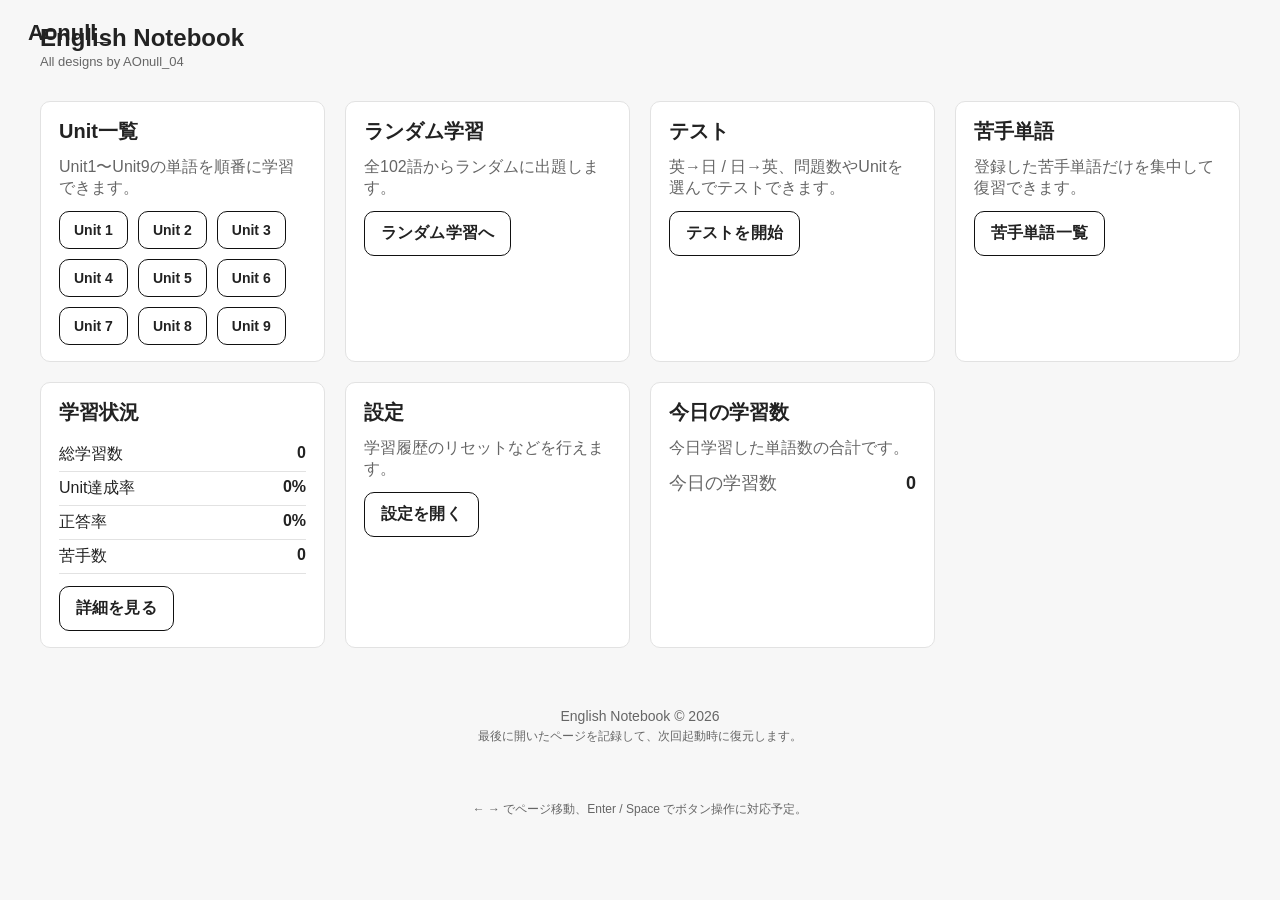
<file: index.html>
<!DOCTYPE html>
<html lang="ja">
<head>
  <meta charset="UTF-8">
  <title>English Notebook</title>
  <meta name="viewport" content="width=device-width, initial-scale=1.0">
  <!-- メインカラーなどはCSSで管理 -->
  <link rel="stylesheet" href="style.css">
  <!-- 単語データと共通ロジック -->
  <script src="words.js" defer></script>
  <script src="app.js" defer></script>
</head>
<body>
  <a href="index.html" class="home-logo">Aonull_</a>
  <!-- 全体ラッパー -->
  <div class="app-shell">
    <!-- ヘッダー -->
    <header class="app-header">
      <div class="header-left">
        <h1 class="app-title">English Notebook</h1>
        <p class="app-subtitle">All designs by AOnull_04</p>
      </div>
    </header>

    <!-- メインコンテンツ -->
    <main class="app-main">
      <!-- ナビゲーションカード群 -->
      <section class="grid-section">
        <!-- Unit一覧 -->
        <article class="card">
          <header class="card-header">
            <h2 class="card-title">Unit一覧</h2>
          </header>
          <div class="card-body">
            <p class="card-text">Unit1〜Unit9の単語を順番に学習できます。</p>
            <div class="unit-list" id="unitList">
              <!-- JSでUnitボタンを生成 -->
            </div>
          </div>
        </article>

        <!-- ランダム学習 -->
        <article class="card">
          <header class="card-header">
            <h2 class="card-title">ランダム学習</h2>
          </header>
          <div class="card-body">
            <p class="card-text">全102語からランダムに出題します。</p>
            <a href="random.html" class="primary-button">ランダム学習へ</a>
          </div>
        </article>

        <!-- テスト -->
        <article class="card">
          <header class="card-header">
            <h2 class="card-title">テスト</h2>
          </header>
          <div class="card-body">
            <p class="card-text">英→日 / 日→英、問題数やUnitを選んでテストできます。</p>
            <a href="test.html" class="primary-button">テストを開始</a>
          </div>
        </article>

        <!-- 苦手単語 -->
        <article class="card">
          <header class="card-header">
            <h2 class="card-title">苦手単語</h2>
          </header>
          <div class="card-body">
            <p class="card-text">登録した苦手単語だけを集中して復習できます。</p>
            <a href="favorites.html" class="primary-button">苦手単語一覧</a>
          </div>
        </article>

        <!-- 学習状況 -->
        <article class="card">
          <header class="card-header">
            <h2 class="card-title">学習状況</h2>
          </header>
          <div class="card-body">
            <ul class="stats-list">
              <li><span>総学習数</span><strong id="statTotalLearned">0</strong></li>
              <li><span>Unit達成率</span><strong id="statUnitRate">0%</strong></li>
              <li><span>正答率</span><strong id="statAccuracy">0%</strong></li>
              <li><span>苦手数</span><strong id="statFavorites">0</strong></li>
            </ul>
            <a href="progress.html" class="secondary-button">詳細を見る</a>
          </div>
        </article>

        <!-- 設定 -->
        <article class="card">
          <header class="card-header">
            <h2 class="card-title">設定</h2>
          </header>
          <div class="card-body">
            <p class="card-text">学習履歴のリセットなどを行えます。</p>
            <a href="settings.html" class="secondary-button">設定を開く</a>
          </div>
        </article>

        <!-- 今日の学習数 -->
        <article class="card">
          <header class="card-header">
            <h2 class="card-title">今日の学習数</h2>
          </header>
          <div class="card-body">
            <p class="card-text">今日学習した単語数の合計です。</p>
            <div class="today-count">
              <span class="today-label">今日の学習数</span>
              <strong id="todayLearnedCount">0</strong>
            </div>
          </div>
        </article>
      </section>
    </main>

    <!-- フッター -->
    <footer class="app-footer">
      <p class="footer-text">
        English Notebook &copy; <span id="footerYear"></span>
      </p>
      <p class="footer-text-small">
        最後に開いたページを記録して、次回起動時に復元します。
      </p>
    </footer>
  </div>

  <!-- キーボード操作用の説明（視覚的には控えめ） -->
  <div class="keyboard-hint" aria-hidden="true">
    ← → でページ移動、Enter / Space でボタン操作に対応予定。
  </div>
</body>
</html>
</file>
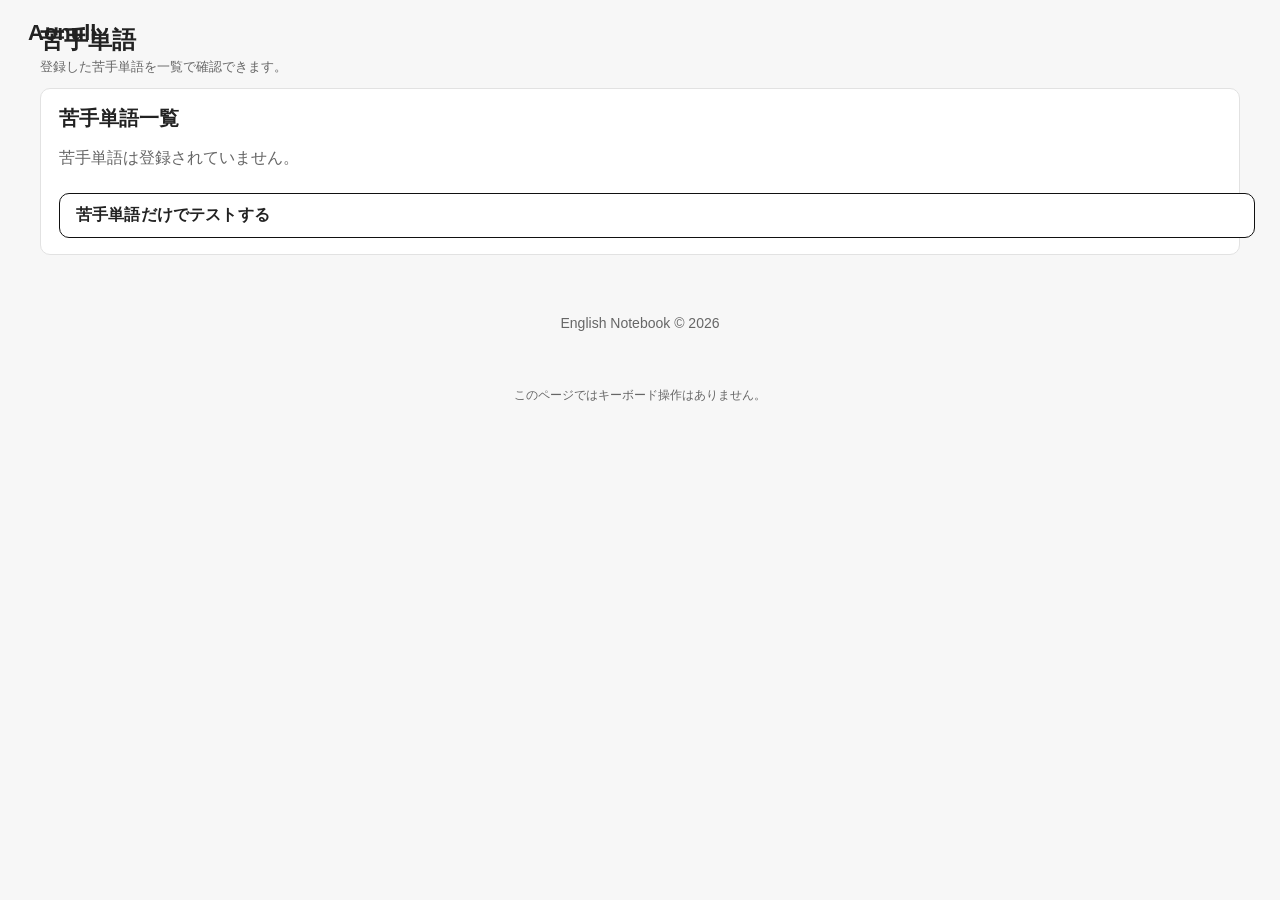
<file: favorites.html>
<!DOCTYPE html>
<html lang="ja">
<head>
  <meta charset="UTF-8">
  <title>苦手単語 | English Notebook</title>
  <meta name="viewport" content="width=device-width, initial-scale=1.0">

  <!-- CSS -->
  <link rel="stylesheet" href="style.css">

  <!-- JS -->
  <script src="words.js" defer></script>
  <script src="app.js" defer></script>
  <script src="favorites.js" defer></script>
</head>

<body>
  <a href="index.html" class="home-logo">Aonull_</a>
  <div class="app-shell">

    <!-- ヘッダー -->
    <header class="app-header">
      <div class="header-left">
        <h1 class="app-title">苦手単語</h1>
        <p class="app-subtitle">登録した苦手単語を一覧で確認できます。</p>
      </div>
    </header>

    <!-- メイン -->
    <main class="app-main">

      <!-- 苦手単語一覧 -->
      <section class="card">
        <h2 class="card-title">苦手単語一覧</h2>

        <div id="favoritesList" style="margin-top:16px;">
          <!-- JSで一覧を生成 -->
        </div>

        <div style="margin-top:24px;">
          <a href="test.html" class="primary-button" style="width:100%;">
            苦手単語だけでテストする
          </a>
        </div>
      </section>

    </main>

    <!-- フッター -->
    <footer class="app-footer">
      <p class="footer-text">
        English Notebook &copy; <span id="footerYear"></span>
      </p>
    </footer>

  </div>

  <!-- キーボードヒント -->
  <div class="keyboard-hint">
    このページではキーボード操作はありません。
  </div>

</body>
</html>
</file>
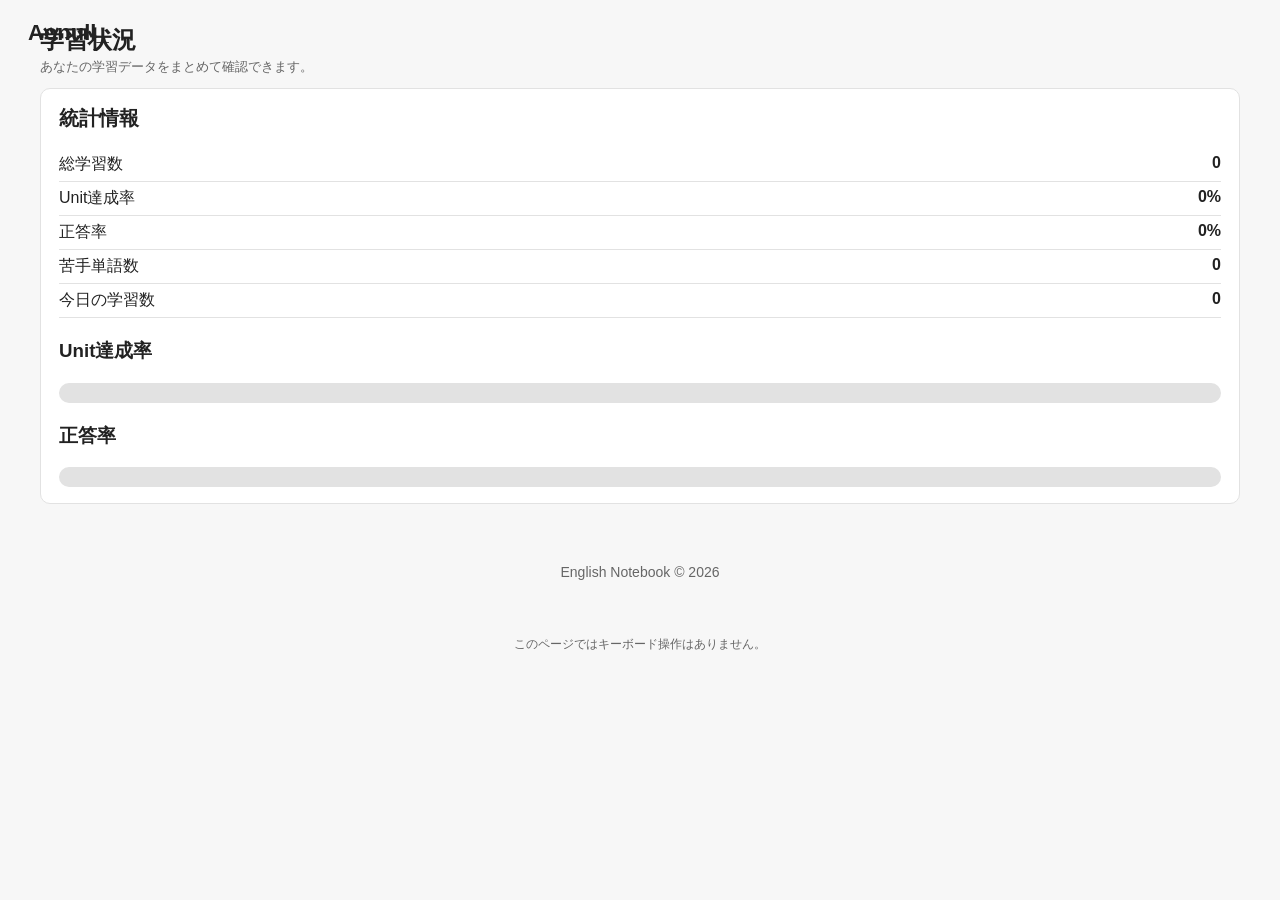
<file: progress.html>
<!DOCTYPE html>
<html lang="ja">
<head>
  <meta charset="UTF-8">
  <title>学習状況 | English Notebook</title>
  <meta name="viewport" content="width=device-width, initial-scale=1.0">

  <!-- CSS -->
  <link rel="stylesheet" href="style.css">

  <!-- JS -->
  <script src="words.js" defer></script>
  <script src="app.js" defer></script>
  <script src="progress.js" defer></script>
</head>

<body>
  <a href="index.html" class="home-logo">Aonull_</a>
  <div class="app-shell">

    <!-- ヘッダー -->
    <header class="app-header">
      <div class="header-left">
        <h1 class="app-title">学習状況</h1>
        <p class="app-subtitle">あなたの学習データをまとめて確認できます。</p>
      </div>
    </header>

    <!-- メイン -->
    <main class="app-main">

      <!-- 学習状況カード -->
      <section class="card">
        <h2 class="card-title">統計情報</h2>

        <ul class="stats-list" style="margin-top:16px;">
          <li><span>総学習数</span><strong id="statTotalLearned">0</strong></li>
          <li><span>Unit達成率</span><strong id="statUnitRate">0%</strong></li>
          <li><span>正答率</span><strong id="statAccuracy">0%</strong></li>
          <li><span>苦手単語数</span><strong id="statFavorites">0</strong></li>
          <li><span>今日の学習数</span><strong id="statDaily">0</strong></li>
        </ul>

        <!-- グラフ風 -->
        <div style="margin-top:20px;">
          <h3>Unit達成率</h3>
          <div class="progress-bar-bg" style="
            width:100%;
            height:20px;
            background:var(--border);
            border-radius:var(--radius);
            margin-top:8px;
          ">
            <div id="unitProgressBar" style="
              height:100%;
              width:0%;
              background:var(--main);
              border-radius:var(--radius);
              transition:width 0.4s ease;
            "></div>
          </div>
        </div>

        <div style="margin-top:20px;">
          <h3>正答率</h3>
          <div class="progress-bar-bg" style="
            width:100%;
            height:20px;
            background:var(--border);
            border-radius:var(--radius);
            margin-top:8px;
          ">
            <div id="accuracyProgressBar" style="
              height:100%;
              width:0%;
              background:var(--accent);
              border-radius:var(--radius);
              transition:width 0.4s ease;
            "></div>
          </div>
        </div>

      </section>

    </main>

    <!-- フッター -->
    <footer class="app-footer">
      <p class="footer-text">
        English Notebook &copy; <span id="footerYear"></span>
      </p>
    </footer>

  </div>

  <!-- キーボードヒント -->
  <div class="keyboard-hint">
    このページではキーボード操作はありません。
  </div>

</body>
</html>
</file>
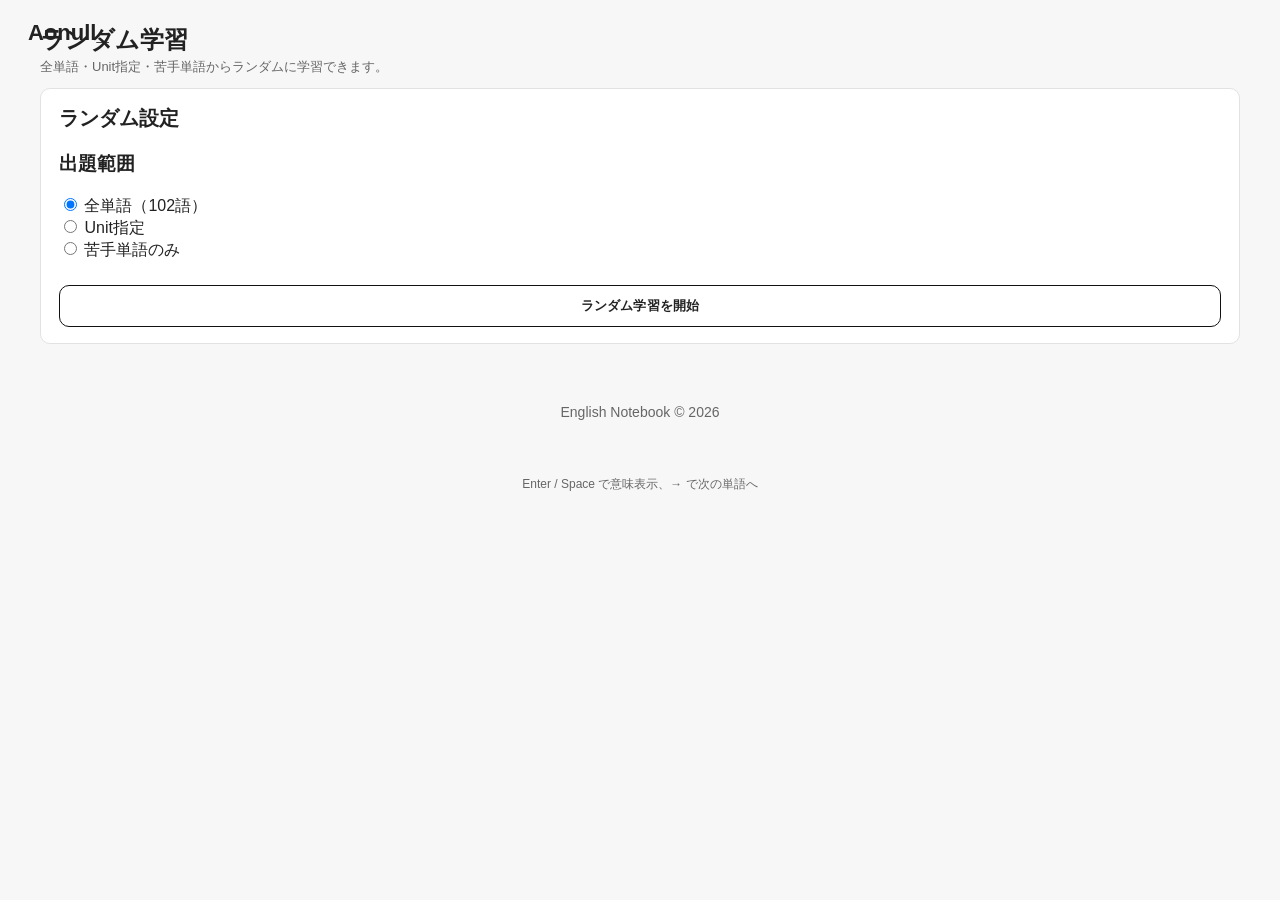
<file: random.html>
<!DOCTYPE html>
<html lang="ja">
<head>
  <meta charset="UTF-8">
  <title>ランダム学習 | English Notebook</title>
  <meta name="viewport" content="width=device-width, initial-scale=1.0">

  <!-- CSS -->
  <link rel="stylesheet" href="style.css">

  <!-- JS -->
  <script src="words.js" defer></script>
  <script src="app.js" defer></script>
  <script src="random.js" defer></script>
</head>

<body>
  <a href="index.html" class="home-logo">Aonull_</a>
  <div class="app-shell">

    <!-- ヘッダー -->
    <header class="app-header">
      <div class="header-left">
        <h1 class="app-title">ランダム学習</h1>
        <p class="app-subtitle">全単語・Unit指定・苦手単語からランダムに学習できます。</p>
      </div>
    </header>

    <!-- メイン -->
    <main class="app-main">

      <!-- 設定カード -->
      <section class="card">
        <h2 class="card-title">ランダム設定</h2>

        <!-- 出題範囲 -->
        <div style="margin-top:16px;">
          <h3>出題範囲</h3>
          <label><input type="radio" name="range" value="all" checked> 全単語（102語）</label><br>
          <label><input type="radio" name="range" value="unit"> Unit指定</label><br>
          <label><input type="radio" name="range" value="favorites"> 苦手単語のみ</label>
        </div>

        <!-- Unit選択 -->
        <div id="randomUnitSelect" style="margin-top:16px; display:none;">
          <h3>Unit選択</h3>
          <select id="unitSelect" style="padding:10px; border-radius:var(--radius); border:1px solid var(--border);">
            <option value="1">Unit 1</option>
            <option value="2">Unit 2</option>
            <option value="3">Unit 3</option>
            <option value="4">Unit 4</option>
            <option value="5">Unit 5</option>
            <option value="6">Unit 6</option>
            <option value="7">Unit 7</option>
            <option value="8">Unit 8</option>
            <option value="9">Unit 9</option>
          </select>
        </div>

        <!-- スタート -->
        <div style="margin-top:24px;">
          <button id="startRandomBtn" class="primary-button" style="width:100%;">
            ランダム学習を開始
          </button>
        </div>
      </section>

      <!-- 単語カード -->
      <section class="card" id="randomCard" style="margin-top:20px; display:none;">
        <h2 class="card-title" id="randomNumber">No.1</h2>

        <p id="randomEnglish" style="font-size:24px; margin-top:10px;">nation</p>

        <button id="showMeaningBtn" class="primary-button" style="margin-top:10px;">
          意味を表示
        </button>

        <p id="randomJapanese" style="display:none; margin-top:10px; font-size:18px;">
          国家
        </p>

        <button id="pronounceBtn" class="secondary-button" style="margin-top:10px;">
          発音する
        </button>

        <button id="nextRandomBtn" class="primary-button" style="margin-top:20px; width:100%;">
          次の単語へ
        </button>
      </section>

    </main>

    <!-- フッター -->
    <footer class="app-footer">
      <p class="footer-text">
        English Notebook &copy; <span id="footerYear"></span>
      </p>
    </footer>

  </div>

  <!-- キーボードヒント -->
  <div class="keyboard-hint">
    Enter / Space で意味表示、→ で次の単語へ
  </div>

</body>
</html>
</file>
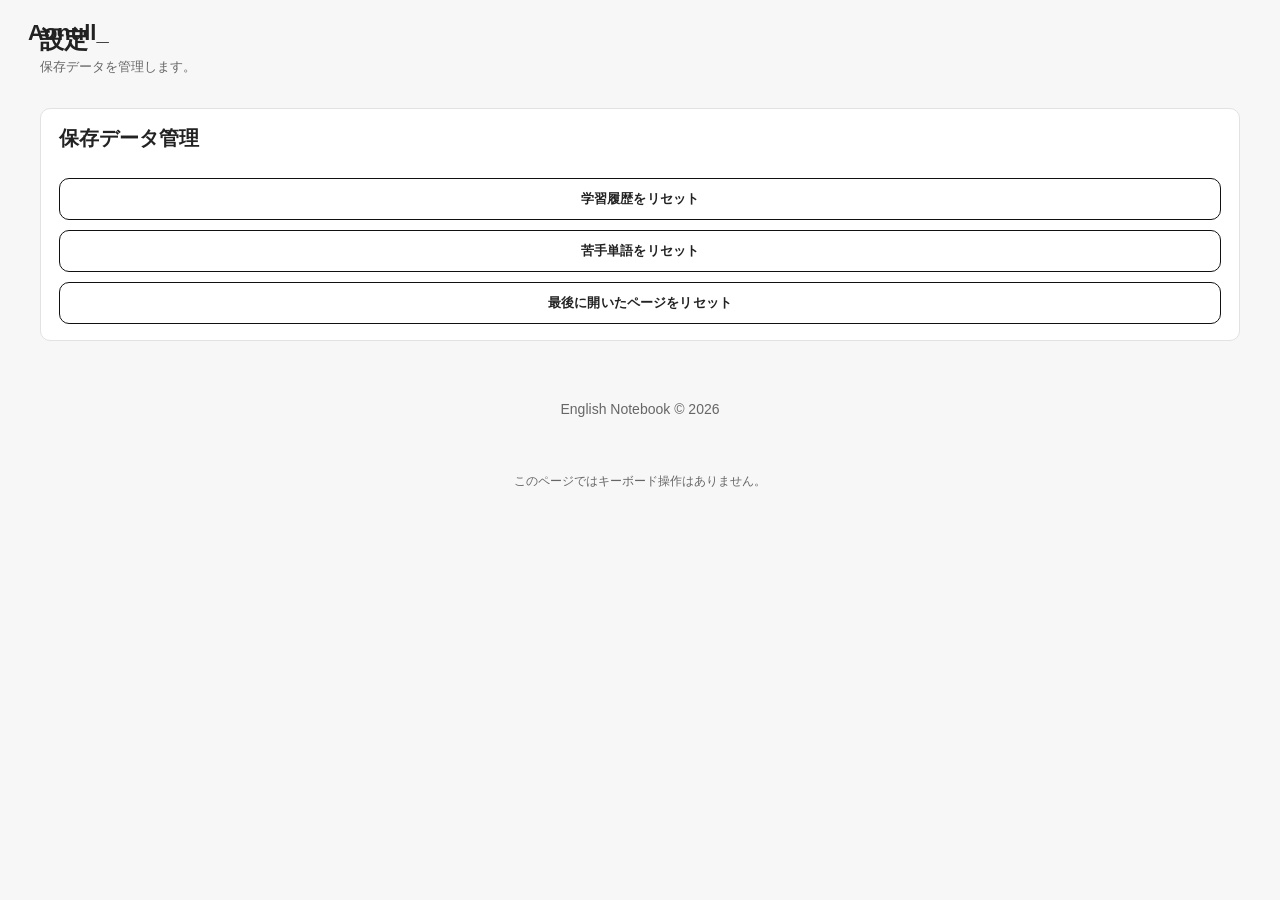
<file: settings.html>
<!DOCTYPE html>
<html lang="ja">
<head>
  <meta charset="UTF-8">
  <title>設定 | English Notebook</title>
  <meta name="viewport" content="width=device-width, initial-scale=1.0">

  <!-- CSS -->
  <link rel="stylesheet" href="style.css">

  <!-- JS -->
  <script src="words.js" defer></script>
  <script src="app.js" defer></script>
  <script src="settings.js" defer></script>
</head>

<body>
  <a href="index.html" class="home-logo">Aonull_</a>
  <div class="app-shell">

    <!-- ヘッダー -->
    <header class="app-header">
      <div class="header-left">
        <h1 class="app-title">設定</h1>
        <p class="app-subtitle">保存データを管理します。</p>
      </div>
    </header>

    <!-- メイン -->
    <main class="app-main">

      <!-- 保存データ管理 -->
      <section class="card" style="margin-top:20px;">
        <h2 class="card-title">保存データ管理</h2>

        <div style="margin-top:16px;">
          <button id="resetLearningBtn" class="secondary-button" style="width:100%; margin-top:10px;">
            学習履歴をリセット
          </button>

          <button id="resetFavoritesBtn" class="secondary-button" style="width:100%; margin-top:10px;">
            苦手単語をリセット
          </button>

          <button id="resetLastPageBtn" class="secondary-button" style="width:100%; margin-top:10px;">
            最後に開いたページをリセット
          </button>
        </div>
      </section>

    </main>

    <!-- フッター -->
    <footer class="app-footer">
      <p class="footer-text">
        English Notebook &copy; <span id="footerYear"></span>
      </p>
    </footer>

  </div>

  <!-- キーボードヒント -->
  <div class="keyboard-hint">
    このページではキーボード操作はありません。
  </div>

</body>
</html>
</file>
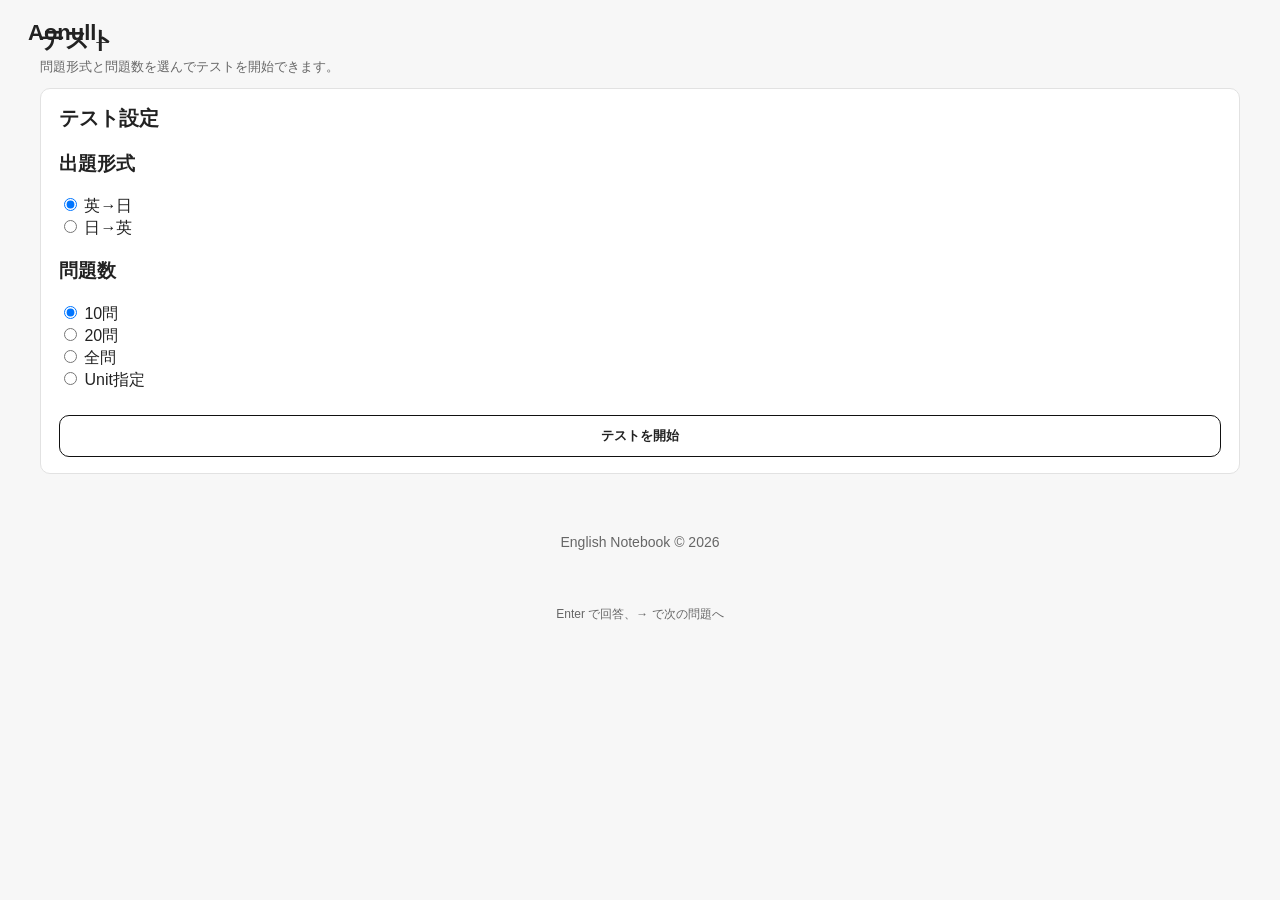
<file: test.html>
<!DOCTYPE html>
<html lang="ja">
<head>
  <meta charset="UTF-8">
  <title>テスト | English Notebook</title>
  <meta name="viewport" content="width=device-width, initial-scale=1.0">

  <!-- CSS -->
  <link rel="stylesheet" href="style.css">

  <!-- JS -->
  <script src="words.js" defer></script>
  <script src="app.js" defer></script>
  <script src="test.js" defer></script>
</head>

<body>
  <a href="index.html" class="home-logo">Aonull_</a>
  <div class="app-shell">

    <!-- ヘッダー -->
    <header class="app-header">
      <div class="header-left">
        <h1 class="app-title">テスト</h1>
        <p class="app-subtitle">問題形式と問題数を選んでテストを開始できます。</p>
      </div>
    </header>

    <!-- メイン -->
    <main class="app-main">

      <!-- テスト設定カード -->
      <section class="card">
        <h2 class="card-title">テスト設定</h2>

        <!-- 出題形式 -->
        <div class="test-section" style="margin-top: 16px;">
          <h3>出題形式</h3>
          <div class="test-options">
            <label><input type="radio" name="mode" value="en-ja" checked> 英→日</label><br>
            <label><input type="radio" name="mode" value="ja-en"> 日→英</label>
          </div>
        </div>

        <!-- 問題数 -->
        <div class="test-section" style="margin-top: 16px;">
          <h3>問題数</h3>
          <div class="test-options">
            <label><input type="radio" name="count" value="10" checked> 10問</label><br>
            <label><input type="radio" name="count" value="20"> 20問</label><br>
            <label><input type="radio" name="count" value="all"> 全問</label><br>
            <label><input type="radio" name="count" value="unit"> Unit指定</label>
          </div>
        </div>

        <!-- Unit選択 -->
        <div class="test-section" id="unitSelectSection" style="margin-top: 16px; display:none;">
          <h3>Unit選択</h3>
          <select id="unitSelect" style="padding:10px; border-radius:var(--radius); border:1px solid var(--border);">
            <option value="1">Unit 1</option>
            <option value="2">Unit 2</option>
            <option value="3">Unit 3</option>
            <option value="4">Unit 4</option>
            <option value="5">Unit 5</option>
            <option value="6">Unit 6</option>
            <option value="7">Unit 7</option>
            <option value="8">Unit 8</option>
            <option value="9">Unit 9</option>
          </select>
        </div>

        <!-- スタート -->
        <div style="margin-top: 24px;">
          <button id="startTestBtn" class="primary-button" style="width:100%;">
            テストを開始
          </button>
        </div>
      </section>

      <!-- テスト問題表示 -->
      <section class="card" id="testArea" style="margin-top:20px; display:none;">
        <h2 class="card-title">問題</h2>

        <p id="testQuestion" style="font-size:20px; margin-top:10px;"></p>

        <input id="testAnswer" type="text"
               placeholder="答えを入力してください"
               style="width:100%; padding:12px; margin-top:12px; border-radius:var(--radius); border:1px solid var(--border);">

        <button id="submitAnswerBtn" class="secondary-button" style="margin-top:16px;">
          回答する
        </button>

        <p id="testFeedback" style="margin-top:12px; color:var(--text-sub);"></p>
      </section>

      <!-- 結果表示 -->
      <section class="card" id="resultArea" style="margin-top:20px; display:none;">
        <h2 class="card-title">結果</h2>

        <p id="resultScore" style="font-size:22px; margin-top:10px;"></p>
        <p id="resultRate" style="font-size:18px; margin-top:6px;"></p>

        <h3 style="margin-top:16px;">間違えた問題</h3>
        <ul id="wrongList" style="margin-top:10px;"></ul>

        <button id="retryBtn" class="primary-button" style="margin-top:20px;">
          もう一度テストする
        </button>
      </section>

    </main>

    <!-- フッター -->
    <footer class="app-footer">
      <p class="footer-text">
        English Notebook &copy; <span id="footerYear"></span>
      </p>
    </footer>

  </div>

  <!-- キーボードヒント -->
  <div class="keyboard-hint">
    Enter で回答、→ で次の問題へ
  </div>

</body>
</html>
</file>
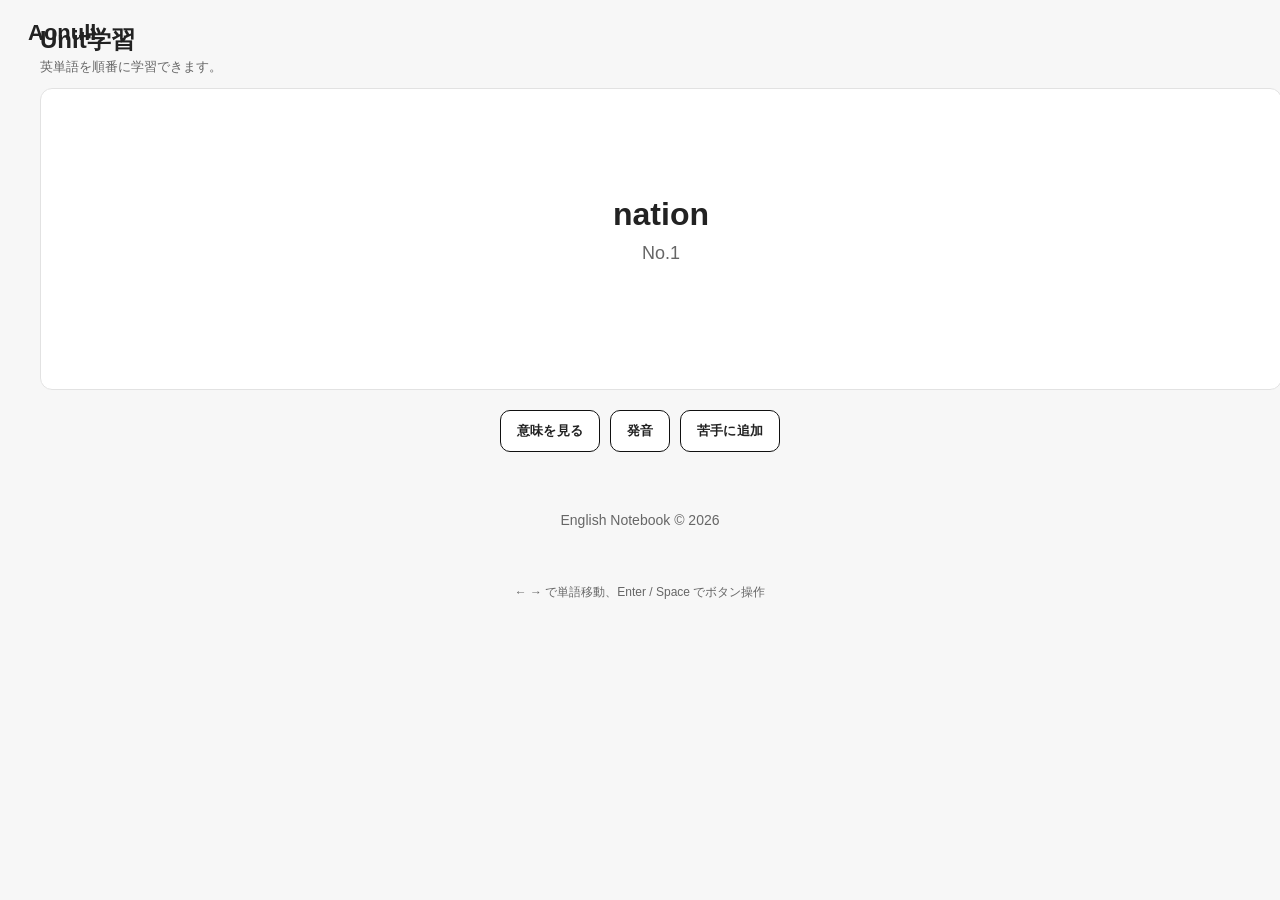
<file: unit.html>
<!DOCTYPE html>
<html lang="ja">
<head>
  <meta charset="UTF-8">
  <title>Unit | English Notebook</title>
  <meta name="viewport" content="width=device-width, initial-scale=1.0">

  <!-- CSS -->
  <link rel="stylesheet" href="style.css">

  <!-- JS -->
  <script src="words.js" defer></script>
  <script src="app.js" defer></script>
  <script src="unit.js" defer></script>
</head>

<body data-theme="light">
  <a href="index.html" class="home-logo">Aonull_</a>
  <div class="app-shell">

    <!-- ヘッダー -->
    <header class="app-header">
      <div class="header-left">
        <h1 class="app-title">Unit学習</h1>
        <p class="app-subtitle">英単語を順番に学習できます。</p>
      </div>
    </header>

    <!-- メイン -->
    <main class="app-main">

      <section class="swipe-container">
        <div id="card" class="swipe-card">
          <div class="card-front">
            <h2 id="wordEnglish">nation</h2>
            <p id="wordNumber">No.1</p>
          </div>

          <div class="card-back" id="wordJapanese">
            国家
          </div>
        </div>

        <div class="swipe-buttons">
          <button id="showMeaningBtn" class="primary-button">意味を見る</button>
          <button id="pronounceBtn" class="secondary-button">発音</button>
          <button id="favoriteBtn" class="secondary-button">苦手に追加</button>
        </div>
      </section>

    </main>

    <!-- フッター -->
    <footer class="app-footer">
      <p class="footer-text">
        English Notebook &copy; <span id="footerYear"></span>
      </p>
    </footer>

  </div>

  <!-- キーボードヒント -->
  <div class="keyboard-hint">
    ← → で単語移動、Enter / Space でボタン操作
  </div>

</body>
</html>
</file>
<file: style.css>
/* =========================================================
   English Notebook - style.css
   シンプル・質素なデザイン
   PC/スマホ対応
   ========================================================= */

:root {
  --main: #2563EB;
  --accent: #F59E0B;
  --radius: 10px;
  --transition: 0.2s ease;
  --bg: #f7f7f7;
  --card: #ffffff;
  --text: #222222;
  --text-sub: #666666;
  --border: #e2e2e2;
}

/* ------------------------------
   全体
------------------------------ */
body {
  margin: 0;
  padding: 0;
  background: var(--bg);
  color: var(--text);
  font-family: "Inter", "Noto Sans JP", sans-serif;
}

.app-shell {
  max-width: 1200px;
  margin: auto;
  padding: 16px;
}

/* ------------------------------
   ヘッダー
------------------------------ */
.app-header {
  display: flex;
  justify-content: space-between;
  align-items: center;
  padding: 8px 0 12px;
}

.app-title {
  margin: 0;
  font-size: 24px;
  font-weight: 700;
}

.app-subtitle {
  margin: 2px 0 0;
  font-size: 13px;
  color: var(--text-sub);
}


/* ------------------------------
   カードUI（Material風）
------------------------------ */
.card {
  background: var(--card);
  border-radius: var(--radius);
  padding: 16px 18px;
  border: 1px solid var(--border);
}

.card-header {
  margin-bottom: 12px;
}

.card-title {
  margin: 0;
  font-size: 20px;
  font-weight: 700;
}

.card-text {
  margin: 0 0 12px;
  color: var(--text-sub);
}

/* ------------------------------
   ボタン
------------------------------ */
.primary-button,
.secondary-button {
  display: inline-block;
  padding: 11px 16px;
  border-radius: var(--radius);
  text-decoration: none;
  font-weight: 700;
  letter-spacing: 0.01em;
  border: 1.5px solid #111111;
  background: var(--card);
  color: var(--text);
  transition: background var(--transition), color var(--transition), opacity var(--transition);
}

.primary-button:hover,
.secondary-button:hover {
  background: #f3f3f3;
  opacity: 0.95;
}

/* ------------------------------
   グリッドレイアウト
------------------------------ */
.grid-section {
  display: grid;
  grid-template-columns: repeat(auto-fit, minmax(280px, 1fr));
  gap: 20px;
  margin-top: 20px;
}

/* ------------------------------
   検索
------------------------------ */
.search-section {
  margin-top: 20px;
}

.search-box {
  position: relative;
  top: auto;
  z-index: 1;
  margin-top: 70px;
}

.search-inputs {
  display: flex;
  gap: 16px;
  flex-wrap: wrap;
}

.search-field {
  flex: 1;
  min-width: 240px;
}

.search-field input {
  width: 100%;
  padding: 12px;
  border-radius: var(--radius);
  border: 1px solid var(--border);
  background: var(--card);
  color: var(--text);
  transition: border var(--transition);
}

.search-field input:focus {
  border-color: var(--main);
  outline: none;
}

.search-results {
  margin-top: 12px;
}

/* ------------------------------
   Unit一覧
------------------------------ */
.unit-list {
  display: flex;
  flex-wrap: wrap;
  gap: 10px;
}

.unit-list a {
  display: inline-block;
  padding: 10px 14px;
  background: var(--card);
  color: var(--text);
  border: 1.5px solid #111111;
  border-radius: var(--radius);
  text-decoration: none;
  font-size: 14px;
  font-weight: 700;
  transition: background var(--transition), color var(--transition);
}

.unit-list a:hover {
  background: #f3f3f3;
}

/* ------------------------------
   今日の学習数
------------------------------ */
.today-count {
  display: flex;
  justify-content: space-between;
  align-items: center;
  font-size: 18px;
}

.today-label {
  color: var(--text-sub);
}

/* ------------------------------
   統計リスト
------------------------------ */
.stats-list {
  list-style: none;
  padding: 0;
  margin: 0 0 12px;
}

.stats-list li {
  display: flex;
  justify-content: space-between;
  padding: 6px 0;
  border-bottom: 1px solid var(--border);
}

/* ------------------------------
   フッター
------------------------------ */
.app-footer {
  margin-top: 40px;
  padding: 20px 0;
  text-align: center;
  color: var(--text-sub);
}

.footer-text {
  margin: 0;
  font-size: 14px;
}

.footer-text-small {
  margin: 4px 0 0;
  font-size: 12px;
}

/* ------------------------------
   キーボードヒント
------------------------------ */
.keyboard-hint {
  text-align: center;
  margin-top: 20px;
  font-size: 12px;
  color: var(--text-sub);
}

/* ===== 左上ホームロゴ ===== */
.home-logo {
  position: fixed;
  top: 14px;
  left: 18px;
  font-family: "Zen Maru Gothic", sans-serif;
  font-size: 22px;
  font-weight: 600;
  color: var(--text);
  text-decoration: none;
  z-index: 9999;

  padding: 6px 10px;
  border-radius: 8px;
  transition: opacity 0.2s ease;
}

.home-logo:hover {
  opacity: 0.6;
}


/* ===== カード中央揃え（偏り解消） ===== */

.swipe-card {
  width: 100%;
  height: 260px;
  background: var(--card);
  border-radius: 12px;
  border: 1px solid var(--border);
  position: relative;
  overflow: hidden;
  z-index: 1;

  display: flex;
  flex-direction: column;
  justify-content: center;
  align-items: center;

  text-align: center;
  padding: 20px;
  touch-action: none;
  user-select: none;
  -webkit-user-select: none;
  will-change: transform, opacity;
  backface-visibility: hidden;
  -webkit-backface-visibility: hidden;
  transition: transform 0.25s ease, opacity 0.25s ease;
}

.swipe-buttons {
  position: relative;
  z-index: 10;
  margin-top: 20px;
  display: flex;
  gap: 10px;
  justify-content: center;
  flex-wrap: wrap;
}

.swipe-buttons button {
  touch-action: manipulation;
}

.card-front h2 {
  font-size: 32px;
  margin: 0;
}

.card-front p {
  margin-top: 10px;
  font-size: 18px;
  color: var(--text-sub);
}

.card-back {
  font-size: 26px;
  color: var(--text-sub);
  display: none;
}

/* ------------------------------
   レスポンシブ（スマホ）
------------------------------ */
@media (max-width: 480px) {
  .app-title {
    font-size: 22px;
  }
  .card {
    padding: 16px;
  }
}
</file>
